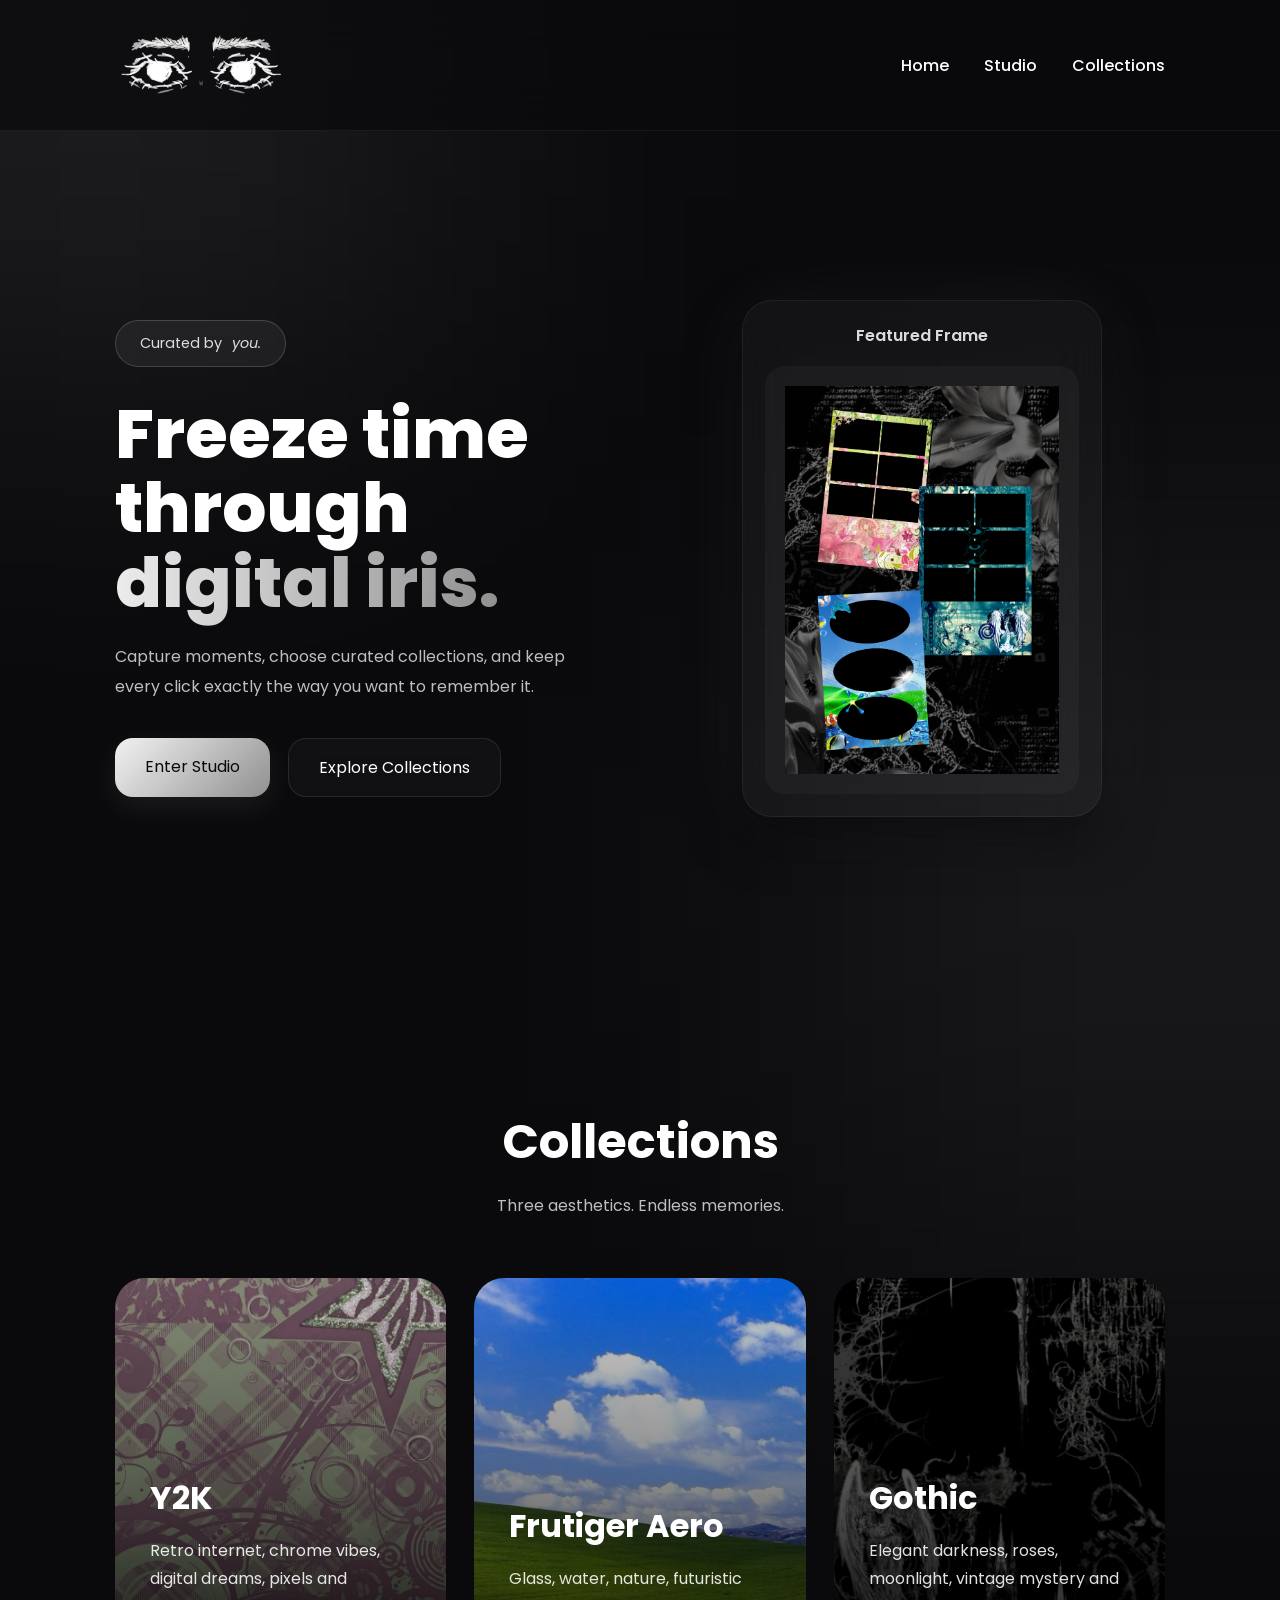
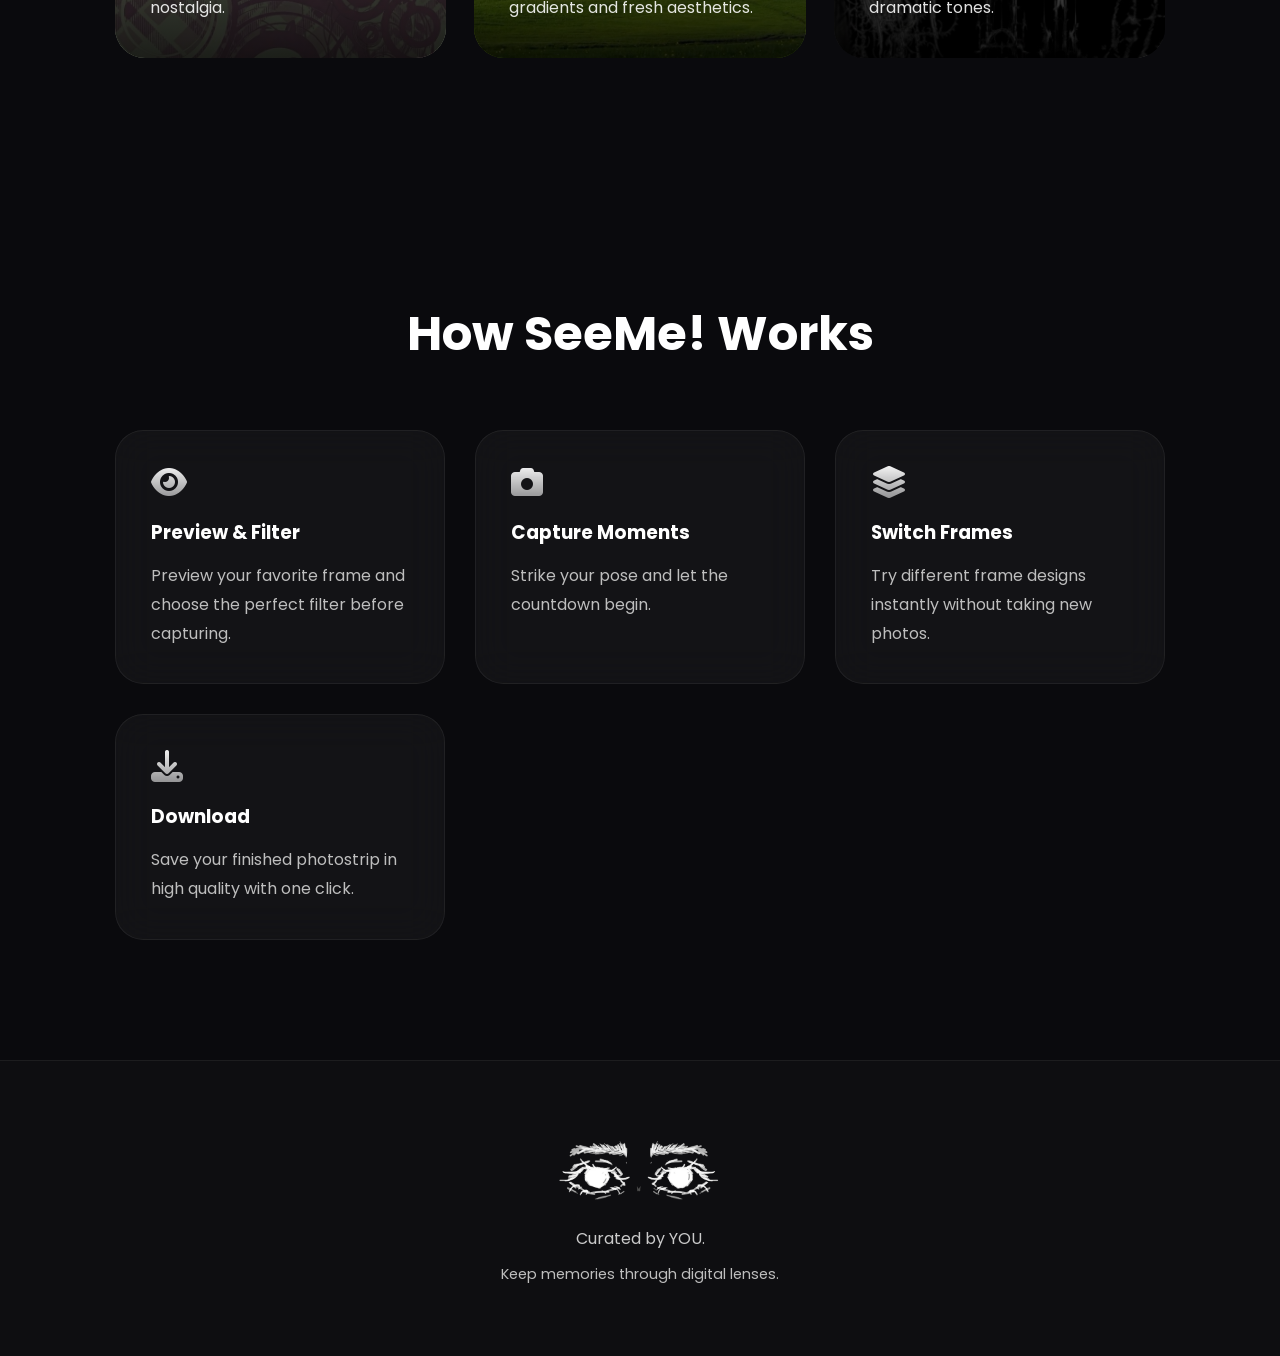
<file: index.html>
<!DOCTYPE html>
<html lang="en">

<head>

    <meta charset="UTF-8">
    <meta name="viewport" content="width=device-width, initial-scale=1.0">

    <title>SeeMe! | Online Photobooth</title>

    <meta
        name="description"
        content="SeeMe! is an online photobooth where you can capture moments, choose filters and frames, and create your own photostrip."
    >

    <!-- FAVICON -->
    <link
        rel="icon"
        type="image/png"
        href="/assets/logo.png"
    >

    <link
        rel="apple-touch-icon"
        href="/assets/logo.png"
    >

    <!-- GOOGLE SITE NAME -->
    <script type="application/ld+json">
    {
        "@context": "https://schema.org",
        "@type": "WebSite",
        "name": "SeeMe!",
        "alternateName": "SeeMe! Photobooth",
        "url": "https://seeme-photobooth.fun/"
    }
    </script>

    <!-- BRAND / LOGO -->
    <script type="application/ld+json">
    {
        "@context": "https://schema.org",
        "@type": "Organization",
        "name": "SeeMe!",
        "url": "https://seeme-photobooth.fun/",
        "logo": "https://seeme-photobooth.fun/assets/logo.png"
    }
    </script>

    <!-- CSS -->
    <link rel="stylesheet" href="style_fixed.css">

    <!-- GOOGLE FONTS -->
    <link
        href="https://fonts.googleapis.com/css2?family=Poppins:wght@300;400;500;600;700;800&family=Pacifico&display=swap"
        rel="stylesheet"
    >

    <!-- FONT AWESOME -->
    <link
        rel="stylesheet"
        href="https://cdnjs.cloudflare.com/ajax/libs/font-awesome/6.7.2/css/all.min.css"
    >

</head>

<body>


    <!-- =========================
         NAVBAR
    ========================== -->

    <nav>

        <div class="logo">
            <img
                src="assets/logo.png"
                alt="SeeMe! Logo"
            >
        </div>

        <ul>

            <li>
                <a href="#">Home</a>
            </li>

            <li>
                <a href="photobooth.html">Studio</a>
            </li>

            <li>
                <a href="#collections">Collections</a>
            </li>

        </ul>

    </nav>


    <!-- =========================
            HERO
    ========================== -->

    <section class="hero">

        <div class="hero-left">

            <span class="badge">

                Curated by<i>you.</i>

            </span>


            <h1>

                Freeze time
                through
                <span>digital iris.</span>

            </h1>


            <p>

                Capture moments,
                choose curated collections,
                and keep every click exactly
                the way you want to remember it.

            </p>


            <div class="hero-buttons">

                <a
                    href="photobooth.html"
                    class="btn-primary"
                >
                    Enter Studio
                </a>


                <a
                    href="#collections"
                    class="btn-secondary"
                >
                    Explore Collections
                </a>

            </div>

        </div>


        <div class="hero-right">

            <div class="preview-card">

                <div class="preview-header">
                    Featured Frame
                </div>


                <div class="frame-preview">

                    <img
                        src="assets/frame.png"
                        alt="Featured Frame"
                        class="hero-frame"
                    >

                </div>

            </div>

        </div>

    </section>


    <!-- =========================
          COLLECTIONS
    ========================== -->

    <section
        class="themes"
        id="collections"
    >

        <h2>
            Collections
        </h2>


        <p class="section-subtitle">

            Three aesthetics. Endless memories.

        </p>


        <div class="theme-grid">


            <!-- Y2K -->

            <div class="theme-card y2k">

                <h3>
                    Y2K
                </h3>

                <p>

                    Retro internet,
                    chrome vibes,
                    digital dreams,
                    pixels and nostalgia.

                </p>

            </div>


            <!-- FRUTIGER AERO -->

            <div class="theme-card frutiger">

                <h3>
                    Frutiger Aero
                </h3>

                <p>

                    Glass,
                    water,
                    nature,
                    futuristic gradients
                    and fresh aesthetics.

                </p>

            </div>


            <!-- GOTHIC -->

            <div class="theme-card gothic">

                <h3>
                    Gothic
                </h3>

                <p>

                    Elegant darkness,
                    roses,
                    moonlight,
                    vintage mystery
                    and dramatic tones.

                </p>

            </div>

        </div>

    </section>


    <!-- =========================
            HOW IT WORKS
    ========================== -->

    <section class="features">

        <h2>
            How SeeMe! Works
        </h2>


        <div class="feature-grid">


            <!-- FEATURE 1 -->

            <div class="feature">

                <i class="fa-solid fa-eye"></i>

                <h3>
                    Preview & Filter
                </h3>

                <p>

                    Preview your favorite frame and
                    choose the perfect filter before capturing.

                </p>

            </div>


            <!-- FEATURE 2 -->

            <div class="feature">

                <i class="fa-solid fa-camera"></i>

                <h3>
                    Capture Moments
                </h3>

                <p>

                    Strike your pose and let the countdown begin.

                </p>

            </div>


            <!-- FEATURE 3 -->

            <div class="feature">

                <i class="fa-solid fa-layer-group"></i>

                <h3>
                    Switch Frames
                </h3>

                <p>

                    Try different frame designs instantly
                    without taking new photos.

                </p>

            </div>


            <!-- FEATURE 4 -->

            <div class="feature">

                <i class="fa-solid fa-download"></i>

                <h3>
                    Download
                </h3>

                <p>

                    Save your finished photostrip in
                    high quality with one click.

                </p>

            </div>

        </div>

    </section>


    <!-- =========================
            FOOTER
    ========================== -->

    <footer>

        <div class="footer-logo">

            <img
                src="assets/logo.png"
                alt="SeeMe! Logo"
            >

        </div>


        <p>
            Curated by YOU.
        </p>


        <small>
            Keep memories through digital lenses.
        </small>

    </footer>


    <!-- JAVASCRIPT -->

    <script src="script.js"></script>

</body>

</html>
</file>
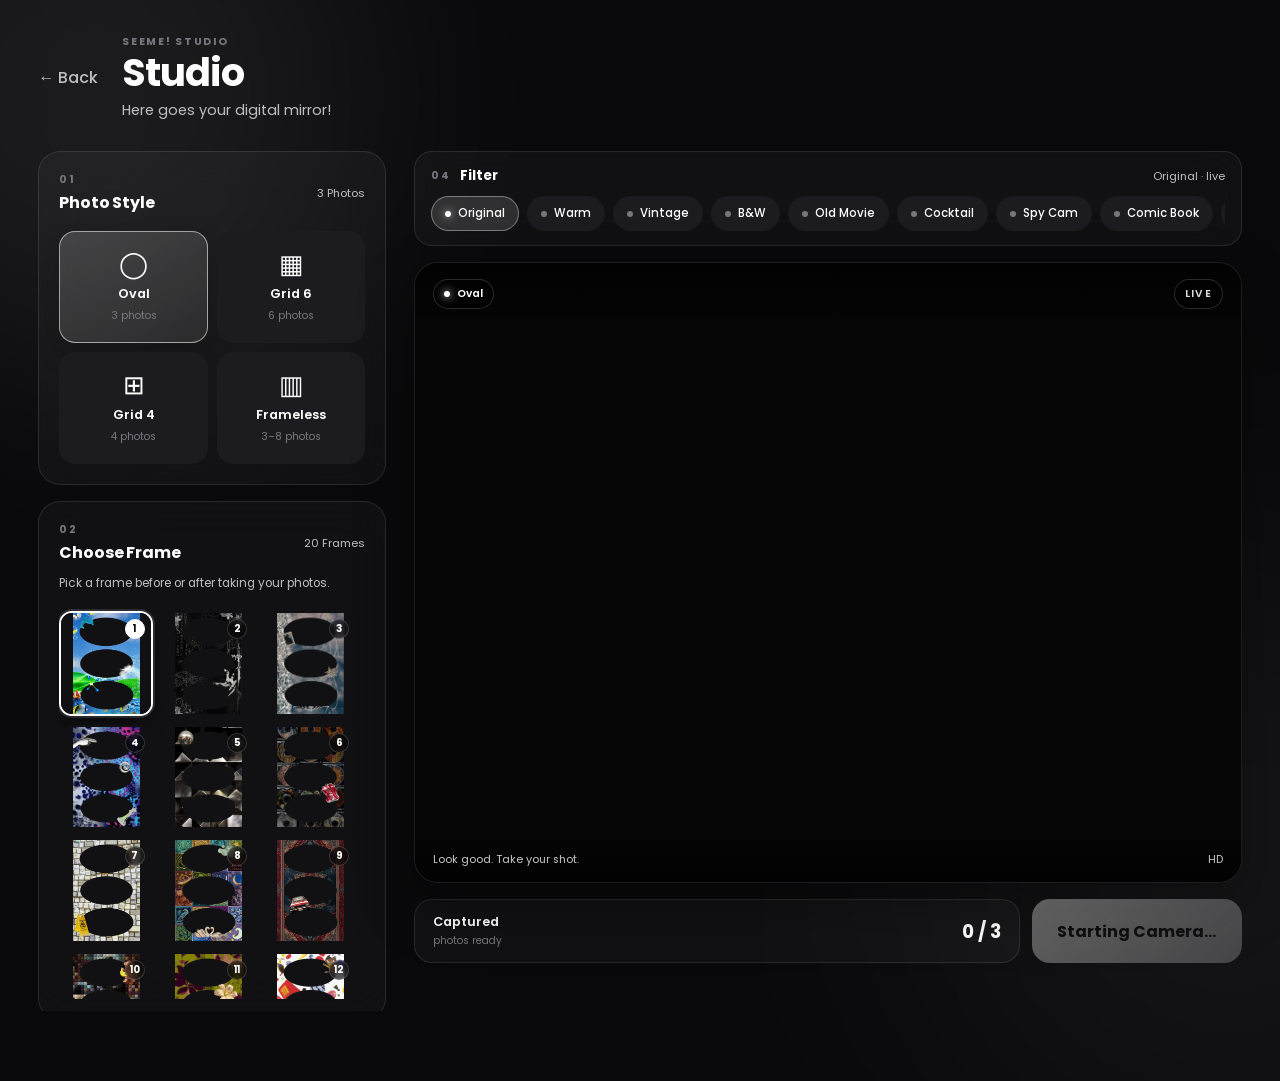
<file: photobooth.html>
<!DOCTYPE html>
<html lang="en">

<head>
  <meta charset="UTF-8">
  <meta name="viewport" content="width=device-width, initial-scale=1.0">
  <meta name="theme-color" content="#09090B">

  <title>SeeMe! Studio</title>

  <link rel="stylesheet" href="photobooth_fixed.css">

  <link
    href="https://fonts.googleapis.com/css2?family=Poppins:wght@300;400;500;600;700;800&display=swap"
    rel="stylesheet">
</head>

<body>

  <div class="studio">

    <!-- ================= HEADER ================= -->

    <header class="studio-header">

      <a href="index.html" class="back-btn">
        ← Back
      </a>

      <div class="header-copy">

        <span class="eyebrow">
          SEEME! STUDIO
        </span>

        <h1>
          Studio
        </h1>

        <p>
          Here goes your digital mirror!
        </p>

      </div>

    </header>


    <!-- ================= MAIN ================= -->

    <main class="studio-content">


      <!-- ================= SIDEBAR ================= -->

      <aside class="sidebar">


        <!-- ================= PHOTO STYLE ================= -->

        <section class="panel">

          <div class="panel-heading">

            <div>

              <span class="section-kicker">
                01
              </span>

              <h2>
                Photo Style
              </h2>

            </div>

            <small id="requiredShots">
              3 Photos
            </small>

          </div>


          <div class="layout-grid">

            <button
              class="layout-card active"
              data-layout="oval"
              type="button">

              <span class="card-icon">
                ◯
              </span>

              <strong>
                Oval
              </strong>

              <small>
                3 photos
              </small>

            </button>


            <button
              class="layout-card"
              data-layout="grid6"
              type="button">

              <span class="card-icon">
                ▦
              </span>

              <strong>
                Grid 6
              </strong>

              <small>
                6 photos
              </small>

            </button>


            <button
              class="layout-card"
              data-layout="grid4"
              type="button">

              <span class="card-icon">
                ⊞
              </span>

              <strong>
                Grid 4
              </strong>

              <small>
                4 photos
              </small>

            </button>


            <button
              class="layout-card"
              data-layout="frameless"
              type="button">

              <span class="card-icon">
                ▥
              </span>

              <strong>
                Frameless
              </strong>

              <small>
                3–8 photos
              </small>

            </button>

          </div>

        </section>


        <!-- ================= FRAME / FRAMELESS ================= -->

        <section
          class="panel panel-frame"
          id="framePanel">

          <div class="panel-heading">

            <div>

              <span class="section-kicker">
                02
              </span>

              <h2 id="frameSectionTitle">
                Choose Frame
              </h2>

            </div>

            <small id="frameCount">
              0 Frames
            </small>

          </div>


          <p
            class="hint-text"
            id="frameHint">

            Pick a frame before or after taking your photos.

          </p>


          <div id="frameList">
          </div>

        </section>


        <!-- ================= CUSTOMIZE ================= -->

        <section class="panel">

          <div class="panel-heading">

            <div>

              <span class="section-kicker">
                03
              </span>

              <h2>
                Customize
              </h2>

            </div>

          </div>


          <!-- ================= TIMER ================= -->

          <div class="timer-setting">

            <div class="timer-label">

              <span>
                Timer
              </span>

              <small>
                Choose your countdown
              </small>

            </div>


            <div class="timer-options">

              <button
                class="timer-option active"
                type="button"
                data-timer="3">

                3s

              </button>


              <button
                class="timer-option"
                type="button"
                data-timer="5">

                5s

              </button>


              <button
                class="timer-option"
                type="button"
                data-timer="7">

                7s

              </button>

            </div>

          </div>


          <!-- ================= TIMESTAMP ================= -->

          <label
            class="toggle-row"
            for="timestampToggle">

            <span>
              Add timestamp
            </span>


            <span class="toggle-switch">

              <input
                type="checkbox"
                id="timestampToggle">

              <span class="toggle-track">

                <span class="toggle-thumb">
                </span>

              </span>

            </span>

          </label>


          <!-- ================= CAPTION ================= -->

          <div class="field-group">

            <label for="captionInput">
              Caption / words
            </label>

            <input
              type="text"
              id="captionInput"
              maxlength="40"
              placeholder="e.g. Besties Forever ✧">

          </div>

        </section>

      </aside>


      <!-- ================= WORKSPACE ================= -->

      <section class="workspace">


        <!-- ================= FILTER ================= -->

        <div class="filter-bar">

          <div class="filter-bar-header">

            <div>

              <span class="section-kicker">
                04
              </span>

              <strong>
                Filter
              </strong>

            </div>

            <small id="filterHint">
              Original · live
            </small>

          </div>


          <div
            class="filter-strip"
            id="filterList">


            <button
              class="filter-chip active"
              data-filter="none"
              type="button">

              <span class="chip-dot">
              </span>

              <span>
                Original
              </span>

            </button>


            <button
              class="filter-chip"
              data-filter="warm"
              type="button">

              <span class="chip-dot">
              </span>

              <span>
                Warm
              </span>

            </button>


            <button
              class="filter-chip"
              data-filter="vintage"
              type="button">

              <span class="chip-dot">
              </span>

              <span>
                Vintage
              </span>

            </button>


            <button
              class="filter-chip"
              data-filter="bw"
              type="button">

              <span class="chip-dot">
              </span>

              <span>
                B&amp;W
              </span>

            </button>


            <button
              class="filter-chip"
              data-filter="oldmovie"
              type="button">

              <span class="chip-dot">
              </span>

              <span>
                Old Movie
              </span>

            </button>


            <button
              class="filter-chip"
              data-filter="cocktail"
              type="button">

              <span class="chip-dot">
              </span>

              <span>
                Cocktail
              </span>

            </button>


            <button
              class="filter-chip"
              data-filter="spycam"
              type="button">

              <span class="chip-dot">
              </span>

              <span>
                Spy Cam
              </span>

            </button>


            <button
              class="filter-chip"
              data-filter="comicbook"
              type="button">

              <span class="chip-dot">
              </span>

              <span>
                Comic Book
              </span>

            </button>


            <button
              class="filter-chip"
              data-filter="thermal"
              type="button">

              <span class="chip-dot">
              </span>

              <span>
                thermal
              </span>

            </button>


            <button
              class="filter-chip"
              data-filter="traditional"
              type="button">

              <span class="chip-dot">
              </span>

              <span>
                Traditional
              </span>

            </button>

          </div>

        </div>


        <!-- ================= CAMERA ================= -->

        <div class="camera-card">


          <div class="camera-topbar">

            <div class="camera-mode">

              <span class="live-dot">
              </span>

              <span id="captureMode">
                Oval
              </span>

            </div>


            <span class="camera-status">
              LIVE
            </span>

          </div>


          <canvas id="livePreview">
          </canvas>


          <video
            id="video"
            autoplay
            playsinline
            muted
            class="sr-only-video">
          </video>


          <div class="camera-bottom-bar">

            <span>
              Look good. Take your shot.
            </span>

            <span id="cameraQuality">
              HD
            </span>

          </div>


          <div
            id="flash"
            class="camera-flash">
          </div>


          <div
            id="countdown"
            aria-live="assertive">
          </div>

        </div>


        <!-- ================= ACTION ================= -->

        <div class="camera-action">

          <div class="shot-counter">

            <span>

              Captured

              <small>
                photos ready
              </small>

            </span>


            <strong id="shotsCounter">
              0 / 3
            </strong>

          </div>


          <button
            id="startBtn"
            disabled
            type="button">

            Starting Camera...

          </button>

        </div>


        <!-- ================= RETAKE ================= -->

        <section
          class="retake-panel"
          id="retakePanel"
          style="display:none;">

        </section>


        <!-- ================= RESULT ================= -->

        <section
          class="result-card"
          id="resultCard"
          style="display:none;">


          <div class="result-heading">

            <div>

              <span class="section-kicker">
                06
              </span>

              <h2>
                Final Result
              </h2>

            </div>


            <small>
              Ready to save
            </small>

          </div>


          <div class="result-stage">

            <canvas id="photostrip">
            </canvas>

          </div>


          <div class="result-actions">

            <button
              id="downloadBtn"
              type="button"
              disabled>

              Download Photo

            </button>

          </div>

        </section>

      </section>

    </main>

  </div>


  <script src="photobooth.js"></script>

</body>

</html>
</file>
<file: style_fixed.css>
/* ===========================================
   SEE ME! V2 (gothic monochrome)
=========================================== */

@import url('https://fonts.googleapis.com/css2?family=Poppins:wght@300;400;500;600;700;800&family=Pacifico&display=swap');

*{
    margin:0;
    padding:0;
    box-sizing:border-box;
}

html{
    scroll-behavior:smooth;
}

:root{

    /* Gothic monochrome palette */
    --bg:#0A0A0D;
    --card:#121218;
    --card2:#191A21;

    --accent:#F5F5F7;
    --accent-dim:rgba(255,255,255,.75);

    --white:#F8F8F8;
    --gray:#BEBEBE;

    --glass:rgba(255,255,255,.05);
    --border:rgba(255,255,255,.10);

    --shadow:rgba(0,0,0,.6);
    --line:rgba(255,255,255,.12);
    --glow:rgba(255,255,255,.18);

    /* backward compat */
    --pink:var(--accent);
    --pink2:var(--accent);
    --blue:var(--accent);
    --purple:var(--accent);
}

body{
    font-family:'Poppins',sans-serif;
    background:var(--bg);
    color:white;
    overflow-x:hidden;
    position:relative;
}

/*=============================
BACKGROUND BLOBS
=============================*/
body::before{
    content:"";
    position:fixed;
    width:600px;
    height:600px;
    background:rgba(255,255,255,.10);
    filter:blur(180px);
    top:-250px;
    left:-200px;
    z-index:-2;
    animation:blob1 18s infinite ease-in-out;
}

body::after{
    content:"";
    position:fixed;
    width:700px;
    height:700px;
    background:rgba(255,255,255,.07);
    filter:blur(180px);
    bottom:-350px;
    right:-250px;
    z-index:-2;
    animation:blob2 20s infinite ease-in-out;
}

@keyframes blob1{
    0%{ transform:translate(0,0); }
    50%{ transform:translate(80px,40px); }
    100%{ transform:translate(0,0); }
}

@keyframes blob2{
    0%{ transform:translate(0,0); }
    50%{ transform:translate(-80px,-50px); }
    100%{ transform:translate(0,0); }
}

/*=========================
SCROLLBAR
=========================*/
::-webkit-scrollbar{ width:8px; }
::-webkit-scrollbar-thumb{
    background:linear-gradient(
        90deg,
        rgba(255,255,255,.65),
        rgba(255,255,255,.25)
    );
    border-radius:100px;
}

::selection{
    background:rgba(255,255,255,.18);
    color:#0A0A0D;
}

/*=========================
FLOATING ICONS
=========================*/
.floating{
    position:fixed;
    opacity:.18;
    z-index:-1;
    pointer-events:none;
    animation:float 9s infinite ease-in-out;
}

.star1{ left:4%; top:120px; font-size:2rem; }
.star2{ right:6%; top:320px; font-size:1.8rem; }
.heart1{ left:8%; bottom:120px; }
.heart2{ right:10%; top:180px; }
.bow1{ right:18%; bottom:180px; }
.moon1{ left:15%; bottom:260px; }

@keyframes float{
    0%{ transform:translateY(0px); }
    50%{ transform:translateY(-20px); }
    100%{ transform:translateY(0); }
}

/*=========================
NAVBAR
=========================*/
nav{
    position:sticky;
    top:0;
    width:100%;
    display:flex;
    justify-content:space-between;
    align-items:center;
    padding:25px 9%;
    backdrop-filter:blur(25px);
    background:rgba(10,10,13,.72);
    border-bottom:1px solid rgba(255,255,255,.06);
    z-index:999;
}

.logo{
    display: flex;
    align-items: center;
}

.logo img{
    height: 80px;      /* Ubah sesuai ukuran yang diinginkan */
    width: auto;
    display: block;
    object-fit: contain;
}

nav ul{ display:flex; list-style:none; gap:35px; }
nav ul a{
    color:white;
    text-decoration:none;
    font-weight:500;
    transition:.35s;
}
nav ul a:hover{ color:rgba(255,255,255,.75); }

/*=========================
HERO
=========================*/
.hero{
    width:100%;
    min-height:95vh;
    display:flex;
    align-items:center;
    justify-content:center;
    gap:80px;
    padding:80px 9%;
}

.hero-left{ flex:1; }

.badge{
    display:inline-flex;
    align-items:center;
    gap:10px;
    padding:12px 24px;
    border-radius:999px;
    background:rgba(255,255,255,.06);
    border:1px solid rgba(255,255,255,.16);
    color:rgba(255,255,255,.85);
    font-size:.9rem;
    margin-bottom:30px;
}

.hero-left h1{
    font-size:4.3rem;
    line-height:1.08;
    margin-bottom:22px;
    font-weight:800;
}

.hero-left h1 span{
    background:linear-gradient(90deg, rgba(255,255,255,.92), rgba(255,255,255,.55));
    -webkit-background-clip:text;
    -webkit-text-fill-color:transparent;
}

.hero-left p{
    color:var(--gray);
    line-height:1.9;
    max-width:620px;
    margin-bottom:35px;
}

/*=========================
BUTTONS
=========================*/
.hero-buttons{ display:flex; gap:18px; flex-wrap:wrap; }

.btn-primary{
    padding:16px 30px;
    border-radius:18px;
    text-decoration:none;
    color:#0A0A0D;
    background:linear-gradient(135deg, rgba(255,255,255,.95), rgba(255,255,255,.55));
    box-shadow:0 10px 30px rgba(255,255,255,.08);
    transition:.35s;
}
.btn-primary:hover{ transform:translateY(-4px); }

.btn-secondary{
    padding:16px 30px;
    border-radius:18px;
    text-decoration:none;
    color:white;
    border:1px solid rgba(255,255,255,.10);
    background:rgba(255,255,255,.03);
    backdrop-filter:blur(15px);
    transition:.35s;
}
.btn-secondary:hover{
    border-color:rgba(255,255,255,.22);
    transform:translateY(-4px);
}

/*=========================
FEATURED FRAME
=========================*/
.hero-right{ flex:1; display:flex; justify-content:center; }

.preview-card{
    width:360px;
    background:rgba(255,255,255,.04);
    backdrop-filter:blur(25px);
    border-radius:30px;
    padding:22px;
    border:1px solid rgba(255,255,255,.06);
    box-shadow:0 15px 60px rgba(0,0,0,.45);
}

.preview-header{ text-align:center; margin-bottom:18px; color:rgba(255,255,255,.85); font-weight:600; }

.frame-preview{
    background:
    url("assets/frames/y2k/y2k-01.png");
    background-size:contain;
    background-repeat:no-repeat;
    background-position:center;
    border-radius:20px;
    overflow:hidden;
    padding:18px;
    display:flex;
    flex-direction:column;
    gap:14px;
}

.preview-footer{ margin-top:18px; text-align:center; color:#d9d9d9; font-size:.9rem; }

/*==========================================
COLLECTIONS
==========================================*/
.themes{
    padding:120px 9%;
}

.themes h2{
    font-size:3rem;
    text-align:center;
    margin-bottom:15px;
}

.section-subtitle{
    text-align:center;
    color:var(--gray);
    margin-bottom:60px;
}

.theme-grid{
    display:grid;
    grid-template-columns:repeat(auto-fit,minmax(280px,1fr));
    gap:28px;
}

.theme-card{
    position:relative;
    overflow:hidden;
    border-radius:30px;
    min-height:380px;
    padding:35px;
    display:flex;
    flex-direction:column;
    justify-content:flex-end;
    color:#fff;
    background-size:cover;
    background-position:center;
    background-repeat:no-repeat;
    transition:.45s;
    isolation:isolate;
}

/* Dark overlay for readability */
.theme-card::before{
    content:"";
    position:absolute;
    inset:0;
    background:linear-gradient(
        to top,
        rgba(0,0,0,.82) 0%,
        rgba(0,0,0,.45) 45%,
        rgba(0,0,0,.15) 100%
    );
    z-index:-1;
}

.theme-card:hover{
    transform:translateY(-12px) scale(1.02);
    box-shadow:0 20px 45px rgba(0,0,0,.45);
}

.theme-card h3{
    font-size:2rem;
    margin-bottom:15px;
    color:#fff;
}

.theme-card p{
    color:rgba(255,255,255,.88);
    line-height:1.8;
}

/* Background Images */
.theme-card.y2k{
    background-image:url("assets/y2k-back.jpg");
}

.theme-card.frutiger{
    background-image:url("assets/frutiger-back.jpg");
}

.theme-card.gothic{
    background-image:url("assets/gothic-back.jpg");
}
/*==========================================
FEATURES
==========================================*/
.features{ padding:120px 9%; }
.features h2{ text-align:center; font-size:3rem; margin-bottom:60px; }
.feature-grid{ display:grid; grid-template-columns:repeat(auto-fit,minmax(250px,1fr)); gap:30px; }

.feature{
    background:rgba(255,255,255,.04);
    backdrop-filter:blur(20px);
    border-radius:28px;
    padding:35px;
    border:1px solid rgba(255,255,255,.06);
    transition:.4s;
}
.feature:hover{ transform:translateY(-10px); }

.feature i{
    font-size:2rem;
    background:linear-gradient(180deg, rgba(255,255,255,.95), rgba(255,255,255,.55));
    -webkit-background-clip:text;
    -webkit-text-fill-color:transparent;
    margin-bottom:20px;
}

.feature h3{ margin-bottom:15px; }
.feature p{ color:var(--gray); line-height:1.8; }

/*==========================================
COMING SOON
==========================================*/
.coming-soon{ padding:120px 9%; }
.coming-soon h2{ text-align:center; font-size:3rem; margin-bottom:60px; }
.coming-grid{ display:grid; grid-template-columns:repeat(auto-fit,minmax(220px,1fr)); gap:25px; }

.coming-card{
    background:rgba(255,255,255,.04);
    border-radius:25px;
    border:1px solid rgba(255,255,255,.06);
    backdrop-filter:blur(20px);
    text-align:center;
    padding:40px 20px;
    transition:.4s;
}
.coming-card:hover{ transform:translateY(-8px); }
.coming-card{ font-size:3rem; }
.coming-card h3{ margin-top:20px; font-size:1.3rem; }

/*==========================================
FOOTER
==========================================*/
footer{
    padding:70px 20px;
    text-align:center;
    border-top:1px solid rgba(255,255,255,.06);
    background:rgba(255,255,255,.02);
}

.footer-logo{
    display:flex;
    justify-content:center;
    align-items:center;
    margin-bottom:15px;
}

.footer-logo img{
    height:80px;          /* Ubah menjadi 90px atau 100px jika ingin lebih besar */
    width:auto;
    object-fit:contain;
    display:block;
    transition:transform .3s ease;
}

.footer-logo img:hover{
    transform:scale(1.05);
}

footer p{
    color:rgba(255,255,255,.78);
    margin-bottom:10px;
    font-size:1rem;
}

footer small{
    color:var(--gray);
    font-size:.9rem;
}

/*==========================================
HOVER GLOW
==========================================*/
.theme-card,
.feature,
.preview-card,
.coming-card{
    transition: transform .4s, box-shadow .4s;
}

.theme-card:hover,
.feature:hover,
.preview-card:hover,
.coming-card:hover{
    box-shadow:
        0 0 20px rgba(255,255,255,.14),
        0 0 50px rgba(255,255,255,.08);
}

/*==========================================
RESPONSIVE
==========================================*/
@media(max-width:1200px){
    .hero{ flex-direction:column; text-align:center; gap:60px; }
    .hero-left p{ margin:auto; }
    .hero-buttons{ justify-content:center; }
    .hero-right{ width:100%; }
    .preview-card{ width:380px; max-width:100%; }
}

@media(max-width:900px){
    nav{ padding:20px 7%; }
    nav ul{ gap:18px; }
    .hero{ padding:60px 7%; }
    .hero-left h1{ font-size:3.4rem; }
    .themes,.features,.coming-soon{ padding:90px 7%; }
}

@media(max-width:768px){
    nav{ flex-direction:column; gap:20px; }
    nav ul{ flex-wrap:wrap; justify-content:center; }
    .hero-left h1{ font-size:2.7rem; }
    .preview-card{ width:100%; }
    .theme-grid,.feature-grid,.coming-grid{ grid-template-columns:1fr; }
}

@media(max-width:500px){
    .hero{ padding-top:50px; }
    .hero-left h1{ font-size:2.2rem; }
    .btn-primary,.btn-secondary{ width:100%; text-align:center; }
    .preview-photo{ height:110px; }
}

/*==========================================
SMOOTH FADE
==========================================*/
.hero,.themes,.features,.coming-soon{ animation:fadeUp .9s ease; }
@keyframes fadeUp{ from{ opacity:0; transform:translateY(40px);} to{ opacity:1; transform:translateY(0);} }

/*==========================================
FLOATING CARD
==========================================*/
.preview-card{ animation:floatCard 6s ease-in-out infinite; }
@keyframes floatCard{ 0%{transform:translateY(0px);} 50%{transform:translateY(-12px);} 100%{transform:translateY(0px);} }

/*==========================================
BUTTON GLOW
==========================================*/
.btn-primary{ position:relative; overflow:hidden; }
.btn-primary::before{
    content:"";
    position:absolute;
    left:-120%;
    top:0;
    width:120%;
    height:100%;
    background:linear-gradient(90deg, transparent, rgba(255,255,255,.55), transparent);
    transition:.8s;
}
.btn-primary:hover::before{ left:120%; }

/*==========================================
PREVIEW IMAGE
==========================================*/
.frame-preview{
    display: flex;
    justify-content: center;
    align-items: center;
    padding: 20px;
    border-radius: 20px;
    overflow: hidden;
    background: rgba(255,255,255,.03);
}

.hero-frame{
    width: 100%;
    max-width: 360px;   /* Perbesar atau perkecil sesuai kebutuhan */
    height: auto;
    display: block;
    object-fit: contain;
    transition: transform .4s ease;
}

.hero-frame:hover{
    transform: scale(1.03);
}

.preview-photo{
    background: #1a1a1a;
    border-radius: 12px;
    backdrop-filter: blur(5px);
}
/*==========================================
TV GIRL GRAIN
==========================================*/
body::after{ pointer-events:none; }
body::before{ pointer-events:none; }

.grain{
    position:fixed;
    left:0;
    top:0;
    width:100%;
    height:100%;
    opacity:.03;
    pointer-events:none;
    mix-blend-mode:soft-light;
    background-image:url("https://www.transparenttextures.com/patterns/asfalt-dark.png");
    z-index:9999;
}

/*==========================================
PRETTY SHADOW
==========================================*/
.preview-card{ box-shadow:0 20px 50px rgba(0,0,0,.5), 0 0 80px rgba(255,255,255,.06); }

/*==========================================
LOGO HOVER
==========================================*/
.logo{ transition:.4s; cursor:pointer; }
.logo:hover{ transform:scale(1.05); filter:drop-shadow(0 0 15px rgba(255,255,255,.25)); }

/*==========================================
END
==========================================*/
</file>
<file: photobooth_fixed.css>
/* =====================================================
   SeeMe! Studio — Responsive Monochrome
   Layout system: Oval / Grid 6 / Grid 4 / Frameless
   v2 — fixed to match live DOM structure + polish pass
===================================================== */

* {
  margin: 0;
  padding: 0;
  box-sizing: border-box;
}

html {
  scroll-behavior: smooth;
}

body {
  min-height: 100vh;
  font-family: "Poppins", sans-serif;
  background: var(--bg);
  color: #ffffff;
  overflow-x: hidden;
}

:root {
  --accent: #F5F5F7;
  --bg: #09090B;
  --card: #141418;
  --card2: #1B1B20;
  --border: rgba(255, 255, 255, .10);
  --border-strong: rgba(255, 255, 255, .30);
  --white: #ffffff;
  --gray: #bfbfbf;
  --muted: #77777f;
  --danger: #ff8a8a;
  --radius: 22px;
  --radius-sm: 14px;
  --radius-lg: 26px;
  --ease: cubic-bezier(.4, 0, .2, 1);
  --ease-spring: cubic-bezier(.25, 1.15, .4, 1);
}

button,
input {
  font: inherit;
  color: inherit;
}

button {
  -webkit-tap-highlight-color: transparent;
}

button:focus-visible,
input:focus-visible,
a:focus-visible {
  outline: 2px solid #fff;
  outline-offset: 3px;
  border-radius: 6px;
}

body::before,
body::after {
  content: "";
  position: fixed;
  border-radius: 50%;
  pointer-events: none;
  z-index: -2;
}

body::before {
  width: 550px;
  height: 550px;
  left: -180px;
  top: -180px;
  background: rgba(255, 255, 255, .08);
  filter: blur(120px);
}

body::after {
  width: 600px;
  height: 600px;
  right: -250px;
  bottom: -250px;
  background: rgba(255, 255, 255, .06);
  filter: blur(140px);
}

/* =====================================================
   MAIN
===================================================== */

.studio {
  width: min(1500px, 94%);
  margin: auto;
  padding: 34px 0 70px;
}

.studio-header {
  display: flex;
  align-items: center;
  gap: 24px;
  margin-bottom: 30px;
}

.back-btn {
  flex: 0 0 auto;
  color: var(--gray);
  text-decoration: none;
  font-weight: 500;
  transition: .25s var(--ease);
}

.back-btn:hover {
  color: #fff;
  transform: translateX(-3px);
}

.header-copy {
  display: flex;
  flex-direction: column;
}

.eyebrow,
.section-kicker {
  font-size: .66rem;
  letter-spacing: .16em;
  text-transform: uppercase;
  color: var(--muted);
  font-weight: 700;
}

.studio-header h1 {
  margin-top: 2px;
  font-size: 2.4rem;
  line-height: 1.1;
  letter-spacing: -.03em;
}

.studio-header p {
  margin-top: 6px;
  color: var(--gray);
  font-size: .9rem;
}

/* =====================================================
   MAIN GRID
===================================================== */

.studio-content {
  display: grid;
  grid-template-columns: 350px minmax(0, 1fr);
  gap: 26px;
  align-items: start;
}

.sidebar {
  display: flex;
  flex-direction: column;
  gap: 16px;
  position: sticky;
  top: 20px;
  max-height: calc(100vh - 40px);
  overflow-y: auto;
  scrollbar-width: thin;
  padding-right: 2px;
}

.sidebar::-webkit-scrollbar {
  width: 6px;
}

.sidebar::-webkit-scrollbar-thumb {
  background: rgba(255, 255, 255, .16);
  border-radius: 999px;
}

.workspace {
  min-width: 0;
  display: flex;
  flex-direction: column;
  gap: 16px;
}

/* =====================================================
   PANELS
===================================================== */

.panel,
.filter-bar,
.camera-card,
.retake-panel,
.result-card {
  background: rgba(255, 255, 255, .035);
  border: 1px solid var(--border);
  backdrop-filter: blur(22px);
  -webkit-backdrop-filter: blur(22px);
}

.panel {
  padding: 20px;
  border-radius: var(--radius);
  transition: border-color .25s var(--ease);
}

.panel:hover {
  border-color: rgba(255, 255, 255, .16);
}

.panel-heading,
.result-heading {
  display: flex;
  justify-content: space-between;
  align-items: center;
  gap: 14px;
}

.panel-heading > div,
.result-heading > div {
  display: flex;
  flex-direction: column;
  gap: 2px;
}

.panel h2,
.result-heading h2 {
  font-size: 1rem;
  font-weight: 650;
  letter-spacing: -.01em;
}

.panel-heading small,
.result-heading > small {
  color: var(--gray);
  font-size: .7rem;
  white-space: nowrap;
}

.hint-text {
  margin: 10px 0 14px;
  color: var(--gray);
  font-size: .74rem;
  line-height: 1.5;
}

/* =====================================================
   PHOTO STYLE
===================================================== */

.layout-grid {
  display: grid;
  grid-template-columns: repeat(2, minmax(0, 1fr));
  gap: 9px;
  margin-top: 16px;
}

.layout-card {
  min-height: 112px;
  padding: 14px 10px;
  display: flex;
  flex-direction: column;
  align-items: center;
  justify-content: center;
  gap: 5px;
  color: #fff;
  background: var(--card2);
  border: 1px solid transparent;
  border-radius: 16px;
  cursor: pointer;
  transition: .22s var(--ease);
}

.layout-card .card-icon {
  font-size: 1.65rem;
  line-height: 1;
  margin-bottom: 3px;
}

.layout-card strong {
  font-size: .8rem;
  font-weight: 600;
}

.layout-card small {
  color: var(--muted);
  font-size: .66rem;
}

.layout-card:hover {
  transform: translateY(-2px);
  border-color: rgba(255, 255, 255, .28);
}

.layout-card:active {
  transform: translateY(0px) scale(.98);
}

.layout-card.active {
  background: linear-gradient(145deg, rgba(255, 255, 255, .17), rgba(255, 255, 255, .08));
  border-color: rgba(255, 255, 255, .55);
  box-shadow: 0 12px 28px rgba(0, 0, 0, .18);
}

/* =====================================================
   FRAME / FRAMELESS PANEL
===================================================== */

.panel-frame {
  min-height: 260px;
}

#frameList {
  display: grid;
  grid-template-columns: repeat(3, minmax(0, 1fr));
  gap: 9px;
  max-height: 560px;
  overflow-y: auto;
  margin-top: 16px;
  padding: 2px 3px 3px 0;
  scrollbar-width: thin;
}

#frameList::-webkit-scrollbar {
  width: 6px;
}

#frameList::-webkit-scrollbar-track {
  background: transparent;
}

#frameList::-webkit-scrollbar-thumb {
  background: rgba(255, 255, 255, .18);
  border-radius: 999px;
}

/* --- Frame thumbnail card (created in JS as .frame-option) --- */

.frame-option {
  position: relative;
  min-width: 0;
  aspect-ratio: 1 / 1.12;
  padding: 0;
  overflow: hidden;
  border: 2px solid transparent;
  border-radius: 13px;
  background: #111114;
  cursor: pointer;
  transition: .2s var(--ease);
}

.frame-option img {
  width: 100%;
  height: 100%;
  display: block;
  object-fit: contain;
  background: #111114;
  pointer-events: none;
}

.frame-option:hover {
  transform: translateY(-2px);
  border-color: rgba(255, 255, 255, .25);
}

.frame-option:active {
  transform: translateY(0);
}

.frame-option.active {
  border-color: #fff;
  box-shadow:
    0 0 0 2px rgba(255, 255, 255, .12),
    0 10px 25px rgba(0, 0, 0, .35);
}

.frame-number {
  position: absolute;
  right: 6px;
  top: 6px;
  min-width: 20px;
  height: 20px;
  padding: 0 4px;
  display: grid;
  place-items: center;
  border-radius: 999px;
  background: rgba(0, 0, 0, .55);
  border: 1px solid rgba(255, 255, 255, .18);
  color: #fff;
  font-size: .62rem;
  font-weight: 700;
  backdrop-filter: blur(4px);
  transition: .2s var(--ease);
}

.frame-option.active .frame-number {
  background: #fff;
  color: #09090B;
  border-color: #fff;
}

/* --- Empty state (created in JS as .empty-frame-state) --- */

.empty-frame-state {
  grid-column: 1 / -1;
  min-height: 150px;
  display: flex;
  flex-direction: column;
  align-items: center;
  justify-content: center;
  gap: 7px;
  padding: 20px;
  color: var(--gray);
  border: 1px dashed rgba(255, 255, 255, .16);
  border-radius: 16px;
  text-align: center;
}

.empty-frame-state strong {
  color: #fff;
  font-size: .85rem;
  font-weight: 650;
}

.empty-frame-state span {
  max-width: 220px;
  font-size: .7rem;
  color: var(--muted);
  line-height: 1.5;
}

/* --- Frameless variant options (JS: .frame-option.frameless-option) --- */

.frameless-option {
  aspect-ratio: auto;
  min-height: 140px;
  padding: 14px 10px 12px;
  display: flex;
  flex-direction: column;
  align-items: center;
  justify-content: center;
  gap: 10px;
  background: var(--card2);
  border-radius: 16px;
}

.frameless-option:hover {
  border-color: rgba(255, 255, 255, .28);
}

.frameless-option.active {
  background: rgba(255, 255, 255, .1);
  border-color: #fff;
  box-shadow: 0 10px 25px rgba(0, 0, 0, .3);
}

.frameless-mini-preview {
  position: relative;
  width: 56px;
  aspect-ratio: 900 / 1200;
  padding: 3px;
  background: #fff;
  border-radius: 6px;
  box-shadow: 0 4px 12px rgba(0, 0, 0, .25);
}

.frameless-option[data-variant="frameless4"] .frameless-mini-preview,
.frameless-option[data-variant="frameless8"] .frameless-mini-preview {
  aspect-ratio: 900 / 1600;
}

.frameless-mini-preview span {
  position: absolute;
  background: #17171b;
  border-radius: 2px;
  box-shadow: inset 0 0 0 1px rgba(255, 255, 255, .06);
}

.frameless-label {
  font-size: .72rem;
  font-weight: 600;
  color: #fff;
}

/* =====================================================
   CUSTOMIZE
===================================================== */

.toggle-row {
  margin-top: 15px;
  padding-bottom: 15px;
  display: flex;
  justify-content: space-between;
  align-items: center;
  cursor: pointer;
  color: #fff;
  font-size: .82rem;
  font-weight: 500;
}

.toggle-switch {
  position: relative;
  display: inline-flex;
}

.toggle-switch input {
  position: absolute;
  width: 1px;
  height: 1px;
  opacity: 0;
}

.toggle-track {
  width: 42px;
  height: 24px;
  display: flex;
  align-items: center;
  padding: 2px;
  border: 1px solid var(--border);
  border-radius: 999px;
  background: var(--card2);
  transition: .25s var(--ease);
}

.toggle-thumb {
  width: 18px;
  height: 18px;
  border-radius: 50%;
  background: var(--gray);
  transition: .25s var(--ease);
}

.toggle-switch input:checked + .toggle-track {
  background: rgba(255, 255, 255, .16);
  border-color: rgba(255, 255, 255, .25);
}

.toggle-switch input:checked + .toggle-track .toggle-thumb {
  transform: translateX(18px);
  background: #fff;
}

.field-group {
  display: flex;
  flex-direction: column;
  gap: 7px;
}

.field-group label {
  color: var(--gray);
  font-size: .74rem;
  font-weight: 500;
}

.field-group input {
  width: 100%;
  padding: 11px 13px;
  outline: none;
  border: 1px solid var(--border);
  border-radius: 12px;
  color: #fff;
  background: var(--card2);
  font-size: .82rem;
  transition: .2s var(--ease);
}

.field-group input::placeholder {
  color: #66666d;
}

.field-group input:focus {
  border-color: rgba(255, 255, 255, .4);
  box-shadow: 0 0 0 3px rgba(255, 255, 255, .08);
}

/* =====================================================
   FILTER
===================================================== */

.filter-bar {
  padding: 14px 16px 11px;
  border-radius: 18px;
}

.filter-bar-header {
  display: flex;
  justify-content: space-between;
  align-items: center;
  margin-bottom: 10px;
}

.filter-bar-header > div {
  display: flex;
  align-items: center;
  gap: 9px;
}

.filter-bar-header strong {
  font-size: .84rem;
}

.filter-bar-header small {
  color: var(--gray);
  font-size: .7rem;
}

.filter-strip {
  display: flex;
  gap: 8px;
  overflow-x: auto;
  padding-bottom: 3px;
  scrollbar-width: thin;
}

.filter-strip::-webkit-scrollbar {
  height: 5px;
}

.filter-strip::-webkit-scrollbar-thumb {
  background: rgba(255, 255, 255, .18);
  border-radius: 999px;
}

.filter-chip {
  flex: 0 0 auto;
  display: flex;
  align-items: center;
  gap: 7px;
  padding: 8px 13px;
  border: 1px solid transparent;
  border-radius: 999px;
  color: #fff;
  background: var(--card2);
  cursor: pointer;
  font-size: .72rem;
  font-weight: 500;
  white-space: nowrap;
  transition: .2s var(--ease);
}

.filter-chip:hover {
  border-color: rgba(255, 255, 255, .25);
}

.filter-chip.active {
  border-color: rgba(255, 255, 255, .35);
  background: rgba(255, 255, 255, .13);
}

.chip-dot {
  width: 6px;
  height: 6px;
  flex: 0 0 auto;
  border-radius: 50%;
  background: #777;
}

.filter-chip.active .chip-dot {
  background: #fff;
  box-shadow: 0 0 8px rgba(255, 255, 255, .8);
}

/* =====================================================
   CAMERA
===================================================== */

.camera-card {
  position: relative;
  overflow: hidden;
  border-radius: 24px;
  background: #050506;
  box-shadow: 0 24px 60px rgba(0, 0, 0, .28);
}

#livePreview {
  width: 100%;
  aspect-ratio: 4 / 3;
  display: block;
  background: #050506;
}

.camera-topbar,
.camera-bottom-bar {
  position: absolute;
  left: 0;
  right: 0;
  z-index: 5;
  display: flex;
  justify-content: space-between;
  align-items: center;
  pointer-events: none;
}

.camera-topbar {
  top: 0;
  padding: 16px 18px;
  background: linear-gradient(to bottom, rgba(0, 0, 0, .65), transparent);
}

.camera-bottom-bar {
  bottom: 0;
  padding: 20px 18px 14px;
  color: rgba(255, 255, 255, .78);
  font-size: .68rem;
  background: linear-gradient(to top, rgba(0, 0, 0, .65), transparent);
}

.camera-mode,
.camera-status {
  display: inline-flex;
  align-items: center;
  gap: 7px;
  padding: 6px 10px;
  border: 1px solid rgba(255, 255, 255, .16);
  border-radius: 999px;
  background: rgba(0, 0, 0, .35);
  backdrop-filter: blur(10px);
  font-size: .66rem;
  font-weight: 600;
}

.live-dot {
  width: 6px;
  height: 6px;
  border-radius: 50%;
  background: #fff;
  box-shadow: 0 0 8px #fff;
  animation: pulseDot 1.6s ease-in-out infinite;
}

@keyframes pulseDot {
  0%, 100% { opacity: 1; }
  50% { opacity: .35; }
}

.camera-status {
  color: #ddd;
  letter-spacing: .1em;
}

.sr-only-video {
  position: absolute;
  width: 1px;
  height: 1px;
  overflow: hidden;
  opacity: 0;
  pointer-events: none;
}

#countdown {
  position: absolute;
  inset: 0;
  z-index: 8;
  display: none;
  align-items: center;
  justify-content: center;
  color: #fff;
  font-size: clamp(5rem, 12vw, 9rem);
  font-weight: 700;
  text-shadow: 0 8px 30px rgba(0, 0, 0, .7);
  background: rgba(0, 0, 0, .18);
}

#countdown.show {
  display: flex;
}

.countdown-pop {
  animation: countdownPop .35s var(--ease-spring);
}

@keyframes countdownPop {
  0% { transform: scale(.4); opacity: 0; }
  60% { transform: scale(1.12); opacity: 1; }
  100% { transform: scale(1); opacity: 1; }
}

.camera-flash {
  position: absolute;
  inset: 0;
  z-index: 10;
  background: #fff;
  opacity: 0;
  pointer-events: none;
}

@keyframes flashPulse {
  0% { opacity: .95; }
  100% { opacity: 0; }
}

.camera-flash.flash-active {
  animation: flashPulse .42s ease-out;
}

/* =====================================================
   ACTION
===================================================== */

.camera-action {
  display: grid;
  grid-template-columns: minmax(0, 1fr) auto;
  gap: 12px;
}

.shot-counter {
  min-height: 64px;
  padding: 12px 18px;
  display: flex;
  justify-content: space-between;
  align-items: center;
  gap: 12px;
  border: 1px solid var(--border);
  border-radius: 18px;
  background: rgba(255, 255, 255, .035);
}

.shot-counter span {
  display: flex;
  flex-direction: column;
  font-size: .8rem;
  font-weight: 550;
}

.shot-counter small {
  margin-top: 2px;
  color: var(--muted);
  font-size: .64rem;
  font-weight: 400;
}

.shot-counter strong {
  font-size: 1.15rem;
}

#startBtn,
#downloadBtn {
  border: 0;
  border-radius: 18px;
  padding: 0 25px;
  color: #09090B;
  background: linear-gradient(135deg, rgba(255, 255, 255, .96), rgba(255, 255, 255, .62));
  font-weight: 650;
  cursor: pointer;
  transition: .22s var(--ease);
}

#startBtn {
  min-width: 210px;
}

#startBtn:hover:not(:disabled),
#downloadBtn:hover:not(:disabled) {
  transform: translateY(-2px);
  box-shadow: 0 15px 35px rgba(255, 255, 255, .12);
}

#startBtn:active:not(:disabled),
#downloadBtn:active:not(:disabled) {
  transform: translateY(0);
}

#startBtn:disabled,
#downloadBtn:disabled {
  opacity: .35;
  cursor: not-allowed;
  transform: none;
  box-shadow: none;
}

/* =====================================================
   RETAKE PANEL (created dynamically in JS)
===================================================== */

.retake-panel {
  padding: 20px;
  border-radius: var(--radius);
  animation: fadeUp .35s var(--ease);
}

.retake-header h3 {
  font-size: 1rem;
  font-weight: 650;
}

.retake-header p {
  margin-top: 4px;
  color: var(--gray);
  font-size: .76rem;
}

.retake-grid {
  display: grid;
  grid-template-columns: repeat(auto-fill, minmax(90px, 1fr));
  gap: 10px;
  margin-top: 16px;
}

.retake-card {
  position: relative;
  min-width: 0;
  aspect-ratio: 3 / 4;
  overflow: hidden;
  border: 1px solid var(--border);
  border-radius: 13px;
  background: #111114;
  cursor: pointer;
  transition: .2s var(--ease);
}

.retake-card img {
  width: 100%;
  height: 100%;
  display: block;
  object-fit: cover;
  pointer-events: none;
}

.retake-card:hover {
  transform: translateY(-2px);
  border-color: rgba(255, 255, 255, .35);
}

.retake-number {
  position: absolute;
  left: 6px;
  top: 6px;
  min-width: 20px;
  height: 20px;
  padding: 0 4px;
  display: grid;
  place-items: center;
  border-radius: 999px;
  background: rgba(0, 0, 0, .55);
  border: 1px solid rgba(255, 255, 255, .18);
  color: #fff;
  font-size: .62rem;
  font-weight: 700;
  backdrop-filter: blur(4px);
}

.retake-label {
  position: absolute;
  left: 0;
  right: 0;
  bottom: 0;
  padding: 6px 0 7px;
  text-align: center;
  color: #fff;
  font-size: .64rem;
  font-weight: 650;
  letter-spacing: .02em;
  background: linear-gradient(to top, rgba(0, 0, 0, .75), transparent);
  opacity: 0;
  transform: translateY(4px);
  transition: .2s var(--ease);
}

.retake-card:hover .retake-label,
.retake-card:focus-visible .retake-label {
  opacity: 1;
  transform: translateY(0);
}

/* =====================================================
   RESULT
===================================================== */

.result-card {
  padding: 20px;
  border-radius: var(--radius);
  animation: fadeUp .35s var(--ease);
}

.result-stage {
  margin-top: 18px;
  padding: 18px;
  display: flex;
  justify-content: center;
  align-items: flex-start;
  min-height: 180px;
  border-radius: 18px;
  background:
    linear-gradient(45deg, #111 25%, transparent 25%),
    linear-gradient(-45deg, #111 25%, transparent 25%),
    linear-gradient(45deg, transparent 75%, #111 75%),
    linear-gradient(-45deg, transparent 75%, #111 75%);
  background-size: 18px 18px;
  background-position: 0 0, 0 9px, 9px -9px, -9px 0;
}

#photostrip {
  width: min(100%, 430px);
  height: auto;
  display: block;
  background: #fff;
  border-radius: 12px;
  box-shadow: 0 22px 60px rgba(0, 0, 0, .4);
}

.result-actions {
  display: flex;
  justify-content: center;
  margin-top: 18px;
}

#downloadBtn {
  min-height: 52px;
}

/* =====================================================
   ANIMATION
===================================================== */

@keyframes fadeUp {
  from {
    opacity: 0;
    transform: translateY(10px);
  }
  to {
    opacity: 1;
    transform: translateY(0);
  }
}

.panel,
.filter-bar,
.camera-card {
  animation: fadeUp .4s var(--ease);
}

/* =====================================================
   TABLET
===================================================== */

@media (max-width: 1200px) {
  .studio {
    width: min(1000px, 94%);
  }

  .studio-content {
    grid-template-columns: 1fr;
  }

  .sidebar {
    order: 2;
    position: static;
    max-height: none;
    overflow-y: visible;
    display: grid;
    grid-template-columns: repeat(2, minmax(0, 1fr));
    align-items: start;
  }

  .workspace {
    order: 1;
  }

  .panel-frame {
    grid-column: span 2;
  }

  #frameList {
    grid-template-columns: repeat(6, minmax(0, 1fr));
    max-height: 420px;
  }
}

/* =====================================================
   SMALL TABLET
===================================================== */

@media (max-width: 820px) {
  .studio {
    width: 94%;
    padding-top: 24px;
  }

  .studio-header {
    margin-bottom: 22px;
  }

  .studio-header h1 {
    font-size: 2rem;
  }

  .sidebar {
    grid-template-columns: 1fr;
  }

  .panel-frame {
    grid-column: auto;
  }

  #frameList {
    grid-template-columns: repeat(5, minmax(0, 1fr));
  }

  .retake-grid {
    grid-template-columns: repeat(4, minmax(0, 1fr));
  }
}

/* =====================================================
   MOBILE
===================================================== */

@media (max-width: 600px) {
  .studio {
    width: 94%;
    padding: 18px 0 40px;
  }

  .studio-header {
    align-items: flex-start;
    gap: 12px;
    flex-direction: column;
  }

  .studio-header h1 {
    font-size: 1.75rem;
  }

  .studio-header p {
    font-size: .78rem;
  }

  .panel {
    padding: 16px;
    border-radius: 18px;
  }

  .layout-card {
    min-height: 98px;
  }

  .layout-grid {
    gap: 7px;
  }

  .layout-card .card-icon {
    font-size: 1.35rem;
  }

  #frameList {
    grid-template-columns: repeat(4, minmax(0, 1fr));
    gap: 7px;
    max-height: 380px;
  }

  .frame-option {
    border-radius: 10px;
  }

  .frame-number {
    width: 18px;
    height: 18px;
    right: 5px;
    top: 5px;
    font-size: .58rem;
  }

  .frameless-option {
    min-height: 118px;
    padding: 10px 8px;
  }

  .camera-card {
    border-radius: 18px;
  }

  #livePreview {
    aspect-ratio: 4 / 3;
  }

  .camera-topbar {
    padding: 10px;
  }

  .camera-bottom-bar {
    padding: 14px 10px 10px;
  }

  .camera-bottom-bar span:first-child {
    max-width: 70%;
    font-size: .6rem;
  }

  .camera-mode,
  .camera-status {
    padding: 5px 8px;
    font-size: .58rem;
  }

  .camera-action {
    grid-template-columns: 1fr;
  }

  #startBtn {
    width: 100%;
    min-height: 56px;
    min-width: 0;
  }

  .shot-counter {
    min-height: 58px;
  }

  .filter-bar {
    border-radius: 16px;
    padding: 12px;
  }

  .filter-chip {
    padding: 8px 11px;
    font-size: .67rem;
  }

  .retake-panel,
  .result-card {
    padding: 15px;
    border-radius: 18px;
  }

  .result-heading {
    align-items: flex-start;
    flex-direction: column;
    gap: 5px;
  }

  .retake-grid {
    grid-template-columns: repeat(3, minmax(0, 1fr));
    gap: 8px;
  }

  .result-stage {
    padding: 10px;
  }

  #downloadBtn {
    width: 100%;
    min-height: 52px;
  }
}

/* =====================================================
   VERY SMALL PHONES
===================================================== */

@media (max-width: 380px) {
  .layout-card {
    min-height: 90px;
    padding: 10px 6px;
  }

  .layout-card strong {
    font-size: .72rem;
  }

  .layout-card small {
    font-size: .58rem;
  }

  #frameList {
    grid-template-columns: repeat(3, minmax(0, 1fr));
  }

  .retake-grid {
    grid-template-columns: repeat(2, minmax(0, 1fr));
  }
}

/* =====================================================
   REDUCED MOTION
===================================================== */

@media (prefers-reduced-motion: reduce) {
  *,
  *::before,
  *::after {
    scroll-behavior: auto !important;
    animation-duration: .01ms !important;
    transition-duration: .01ms !important;
  }
}

/* =====================================================
   TIMER OPTIONS
   ===================================================== */

.timer-options {
    display: grid;
    grid-template-columns: repeat(3, 1fr);
    gap: 8px;
    margin-top: 12px;
}


/* Individual timer button */

.timer-option {
    position: relative;

    min-height: 42px;
    padding: 10px 12px;

    border: 1px solid rgba(255, 255, 255, 0.10);
    border-radius: 12px;

    background: rgba(255, 255, 255, 0.04);
    color: rgba(255, 255, 255, 0.68);

    font-family: "Poppins", sans-serif;
    font-size: 12px;
    font-weight: 600;

    cursor: pointer;

    transition:
        background 0.2s ease,
        border-color 0.2s ease,
        color 0.2s ease,
        transform 0.2s ease,
        box-shadow 0.2s ease;
}


/* Hover */

.timer-option:hover {
    background: rgba(255, 255, 255, 0.08);
    border-color: rgba(255, 255, 255, 0.18);
    color: #ffffff;

    transform: translateY(-1px);
}


/* Active timer */

.timer-option.active {
    background: #ffffff;
    border-color: #ffffff;

    color: #09090B;

    box-shadow:
        0 4px 14px rgba(255, 255, 255, 0.12);
}


/* Small press animation */

.timer-option:active {
    transform: scale(0.96);
}


/* Keyboard accessibility */

.timer-option:focus-visible {
    outline: 2px solid rgba(255, 255, 255, 0.75);
    outline-offset: 2px;
}


/* =====================================================
   TIMER SECTION LABEL
   ===================================================== */

.timer-setting {
    margin-top: 16px;
}


.timer-setting-label {
    display: flex;
    align-items: center;
    justify-content: space-between;

    margin-bottom: 8px;

    font-size: 12px;
    font-weight: 600;

    color: rgba(255, 255, 255, 0.72);
}


.timer-setting-label small {
    font-size: 10px;
    font-weight: 500;

    color: rgba(255, 255, 255, 0.38);
}


/* =====================================================
   MOBILE
   ===================================================== */

@media (max-width: 768px) {

    .timer-options {
        gap: 6px;
    }

    .timer-option {
        min-height: 40px;
        padding: 9px 8px;

        border-radius: 10px;

        font-size: 11px;
    }

}


/* =====================================================
   SMALL MOBILE
   ===================================================== */

@media (max-width: 480px) {

    .timer-options {
        gap: 6px;
    }

    .timer-option {
        min-height: 38px;

        padding: 8px 6px;

        font-size: 10px;
    }

}

/* =====================================================
   FRAME PANEL - PREVENT OVERLAPPING
===================================================== */

.sidebar {
    display: flex;
    flex-direction: column;
    gap: 16px;
}

.sidebar > .panel {
    flex-shrink: 0;
}

.panel-frame {
    position: relative;
    overflow: hidden;
}


/* Frame thumbnails have their own scroll area */
.panel-frame #frameList {
    max-height: 390px;
    overflow-y: auto;
    overflow-x: hidden;
    padding-right: 8px;
    padding-bottom: 4px;
}


/* Scrollbar */
.panel-frame #frameList::-webkit-scrollbar {
    width: 5px;
}

.panel-frame #frameList::-webkit-scrollbar-track {
    background: transparent;
}

.panel-frame #frameList::-webkit-scrollbar-thumb {
    background: rgba(255, 255, 255, 0.25);
    border-radius: 999px;
}

.panel-frame #frameList::-webkit-scrollbar-thumb:hover {
    background: rgba(255, 255, 255, 0.4);
}


/* Firefox */
.panel-frame #frameList {
    scrollbar-width: thin;
    scrollbar-color: rgba(255, 255, 255, 0.25) transparent;
}
</file>
